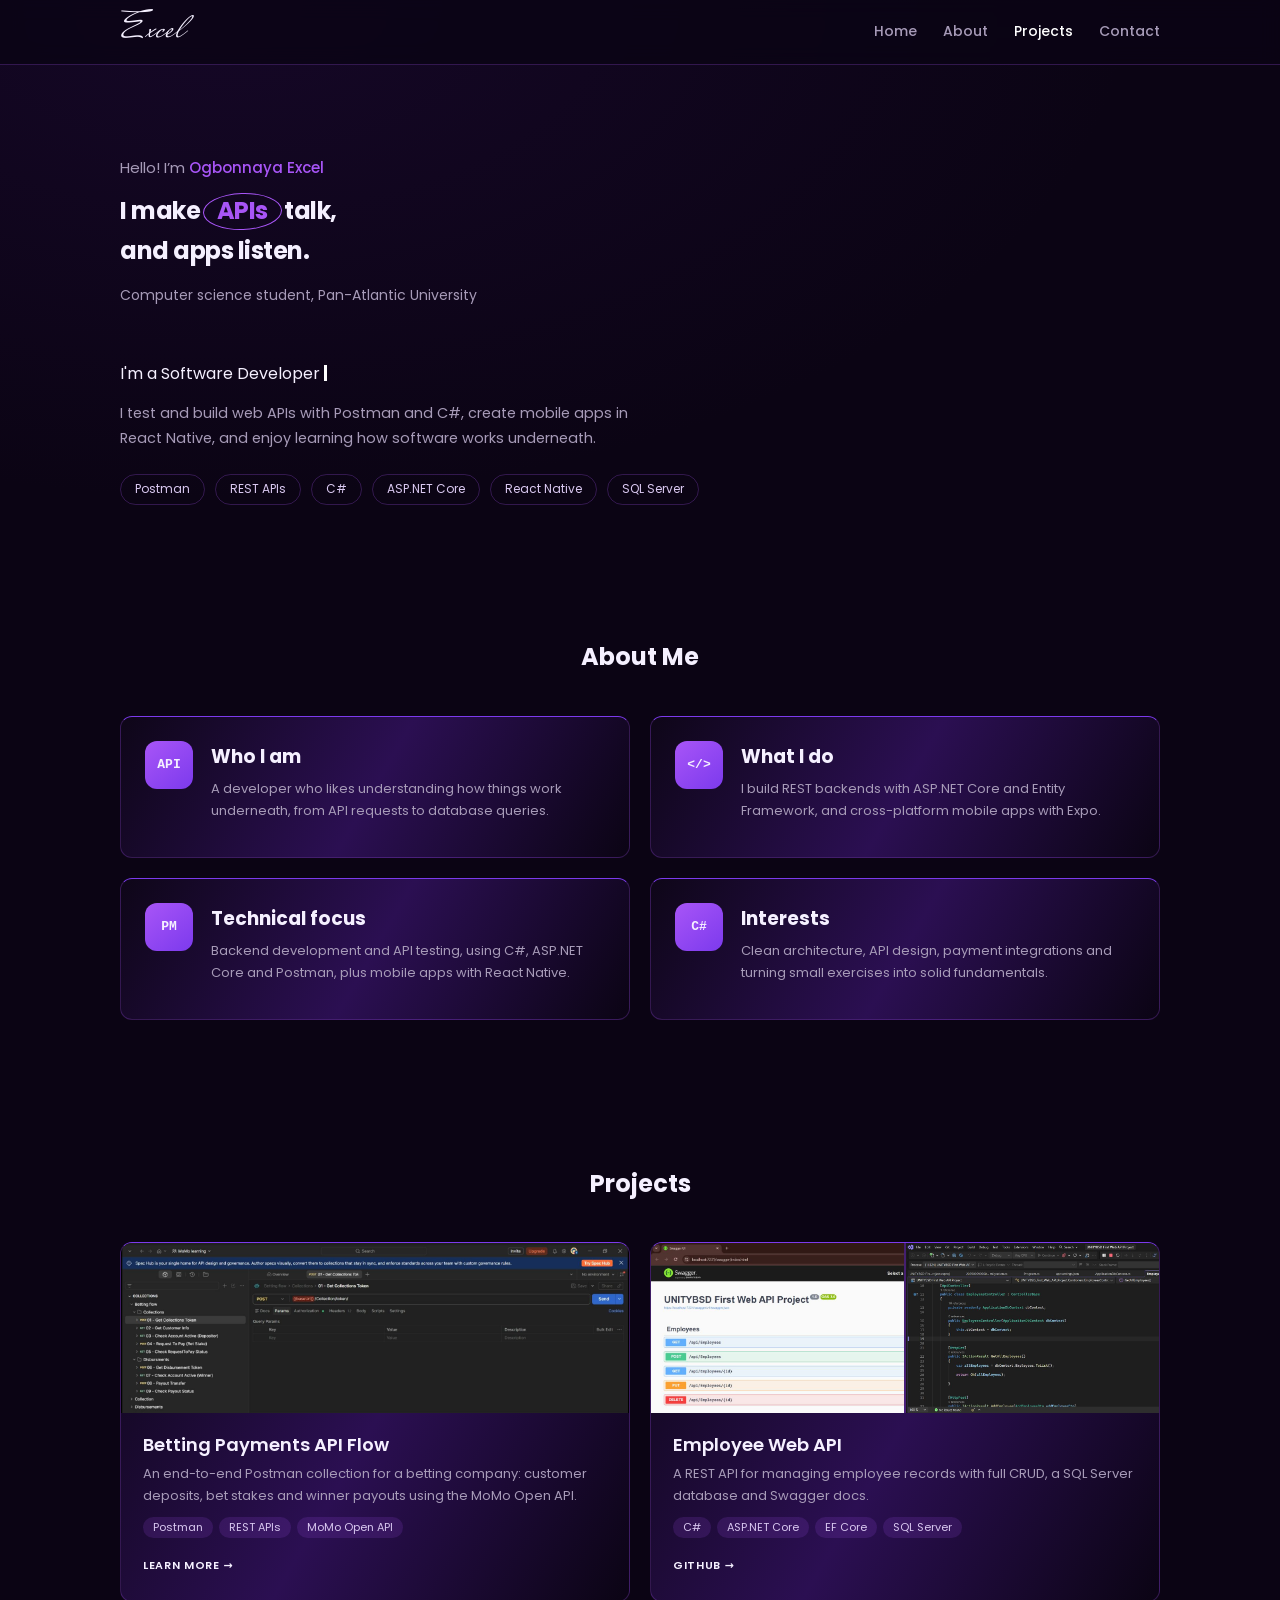
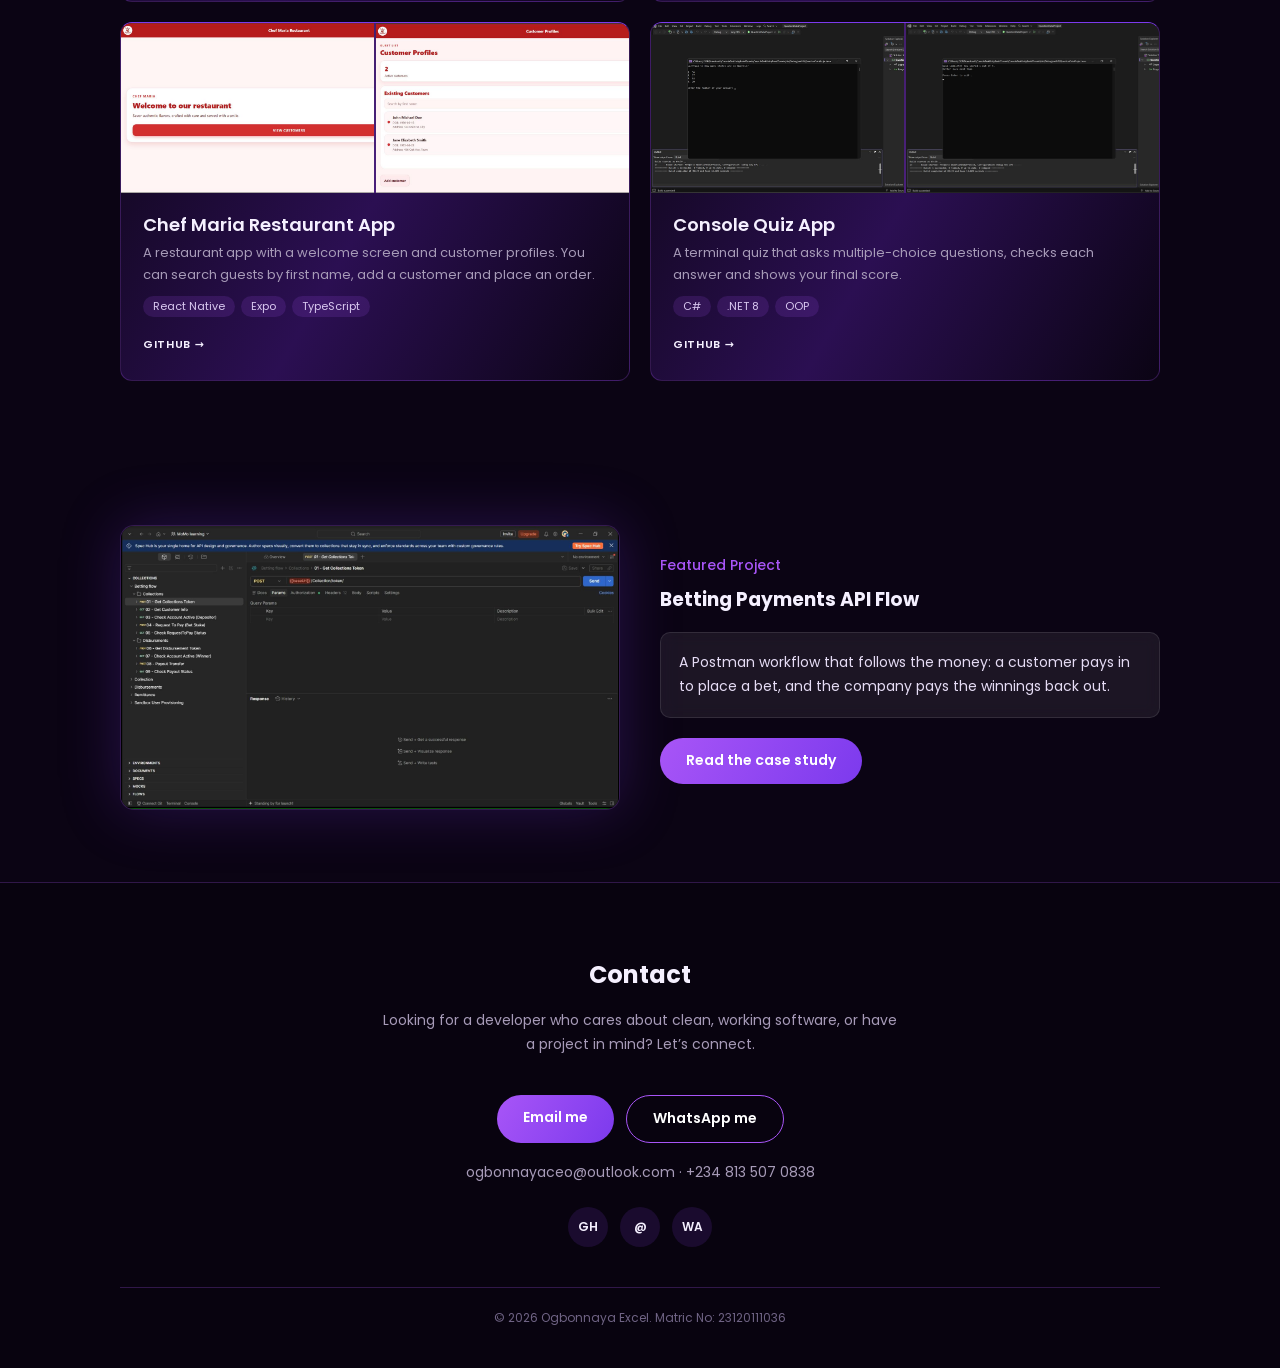
<file: index.html>
<!doctype html><html lang="en"><head><meta charset="utf-8"><meta name="viewport" content="width=device-width,initial-scale=1"><title>Ogbonnaya Excel | Developer Portfolio</title><meta name="description" content="Portfolio of Ogbonnaya Excel: web APIs, API testing and mobile apps."><link rel="stylesheet" href="https://fonts.googleapis.com/css2?family=Poppins:wght@400;500;600;700&family=Mrs+Saint+Delafield&display=swap"><link rel="stylesheet" href="style.css"></head><body>
<header><div class="wrap"><a class="logo" href="#top">Excel</a><nav aria-label="Main"><a href="#top">Home</a><a href="#about">About</a><a href="#projects">Projects</a><a href="#contact">Contact</a></nav></div></header>
<main id="top"><div class="wrap">
<section class="hero"><p class="hi">Hello! I&rsquo;m <b>Ogbonnaya Excel</b></p>
<h1>I make <span class="ring">APIs</span> talk,<br>and apps listen.</h1>
<p class="sub">Computer science student, Pan-Atlantic University</p>
<p class="type" id="type" aria-label="I'm a Software Developer">I'm a Software Developer</p>
<p class="bio">I test and build web APIs with Postman and C#, create mobile apps in React Native, and enjoy learning how software works underneath.</p>
<div class="chips"><span>Postman</span><span>REST APIs</span><span>C#</span><span>ASP.NET Core</span><span>React Native</span><span>SQL Server</span></div></section>

<section id="about"><h2 class="t">About Me</h2><div class="grid">
<article class="card"><div class="ico">API</div><div><h3>Who I am</h3><p>A developer who likes understanding how things work underneath, from API requests to database queries.</p></div></article>
<article class="card"><div class="ico">&lt;/&gt;</div><div><h3>What I do</h3><p>I build REST backends with ASP.NET Core and Entity Framework, and cross-platform mobile apps with Expo.</p></div></article>
<article class="card"><div class="ico">PM</div><div><h3>Technical focus</h3><p>Backend development and API testing, using C#, ASP.NET Core and Postman, plus mobile apps with React Native.</p></div></article>
<article class="card"><div class="ico">C#</div><div><h3>Interests</h3><p>Clean architecture, API design, payment integrations and turning small exercises into solid fundamentals.</p></div></article></div></section>

<section id="projects"><h2 class="t">Projects</h2><div class="grid">

<article class="card pcard">
  <div class="shots"><img src="assets/postman-flow.jpg" alt="Postman collection showing the Betting flow" loading="lazy"></div>
  <div class="pbody"><h3>Betting Payments API Flow</h3>
  <p>An end-to-end Postman collection for a betting company: customer deposits, bet stakes and winner payouts using the MoMo Open API.</p>
  <ul class="tags"><li>Postman</li><li>REST APIs</li><li>MoMo Open API</li></ul>
  <a class="more" href="project.html">Learn more &rarr;</a></div>
</article>

<article class="card pcard">
  <div class="shots">
    <img src="assets/api-swagger.jpg" alt="Swagger UI listing the Employees endpoints" loading="lazy">
    <img src="assets/api-code.jpg" alt="EmployeesController code in Visual Studio" loading="lazy">
  </div>
  <div class="pbody"><h3>Employee Web API</h3>
  <p>A REST API for managing employee records with full CRUD, a SQL Server database and Swagger docs.</p>
  <ul class="tags"><li>C#</li><li>ASP.NET Core</li><li>EF Core</li><li>SQL Server</li></ul>
  <a class="more" href="https://github.com/3xc3llence/UNITYBSD-First-Web-API-Project">GitHub &rarr;</a></div>
</article>

<article class="card pcard">
  <div class="shots">
    <img src="assets/restaurant-home.jpg" alt="Chef Maria Restaurant welcome screen" loading="lazy">
    <img src="assets/restaurant-customers.jpg" alt="Customer Profiles screen with search and add customer" loading="lazy">
  </div>
  <div class="pbody"><h3>Chef Maria Restaurant App</h3>
  <p>A restaurant app with a welcome screen and customer profiles. You can search guests by first name, add a customer and place an order.</p>
  <ul class="tags"><li>React Native</li><li>Expo</li><li>TypeScript</li></ul>
  <a class="more" href="https://github.com/3xc3llence/Resturant-App">GitHub &rarr;</a></div>
</article>

<article class="card pcard">
  <div class="shots">
    <img src="assets/quiz-question.jpg" alt="Console quiz showing a multiple-choice question" loading="lazy">
    <img src="assets/quiz-result.jpg" alt="Console quiz showing the final score" loading="lazy">
  </div>
  <div class="pbody"><h3>Console Quiz App</h3>
  <p>A terminal quiz that asks multiple-choice questions, checks each answer and shows your final score.</p>
  <ul class="tags"><li>C#</li><li>.NET 8</li><li>OOP</li></ul>
  <a class="more" href="https://github.com/3xc3llence/ConsoleTaskUnityBankIT">GitHub &rarr;</a></div>
</article>

</div></section>

<section><div class="feat"><a class="win" href="project.html" aria-label="Open the case study"><img src="assets/postman-flow.jpg" alt="Postman collection showing the Betting flow with Collections and Disbursements folders" style="width:100%;display:block"></a>
<div><span class="k">Featured Project</span><h3>Betting Payments API Flow</h3><div class="glass">A Postman workflow that follows the money: a customer pays in to place a bet, and the company pays the winnings back out.</div><a class="btn" href="project.html">Read the case study</a></div></div></section>
</div></main>
<footer class="contact" id="contact"><div class="wrap"><h2 class="t" style="margin-bottom:14px">Contact</h2><p class="s">Looking for a developer who cares about clean, working software, or have a project in mind? Let&rsquo;s connect.</p><div style="display:flex;gap:12px;justify-content:center;flex-wrap:wrap"><a class="btn" href="mailto:ogbonnayaceo@outlook.com">Email me</a><a class="btn o" href="https://wa.me/2348135070838">WhatsApp me</a></div><p class="s" style="margin-top:18px">ogbonnayaceo@outlook.com &middot; +234 813 507 0838</p><div class="soc"><a href="https://github.com/3xc3llence" aria-label="GitHub">GH</a><a href="mailto:ogbonnayaceo@outlook.com" aria-label="Email">@</a><a href="https://wa.me/2348135070838" aria-label="WhatsApp">WA</a></div><p class="copy">&copy; 2026 Ogbonnaya Excel. Matric No: 23120111036</p></div></footer>
<script src="script.js"></script></body></html>
</file>
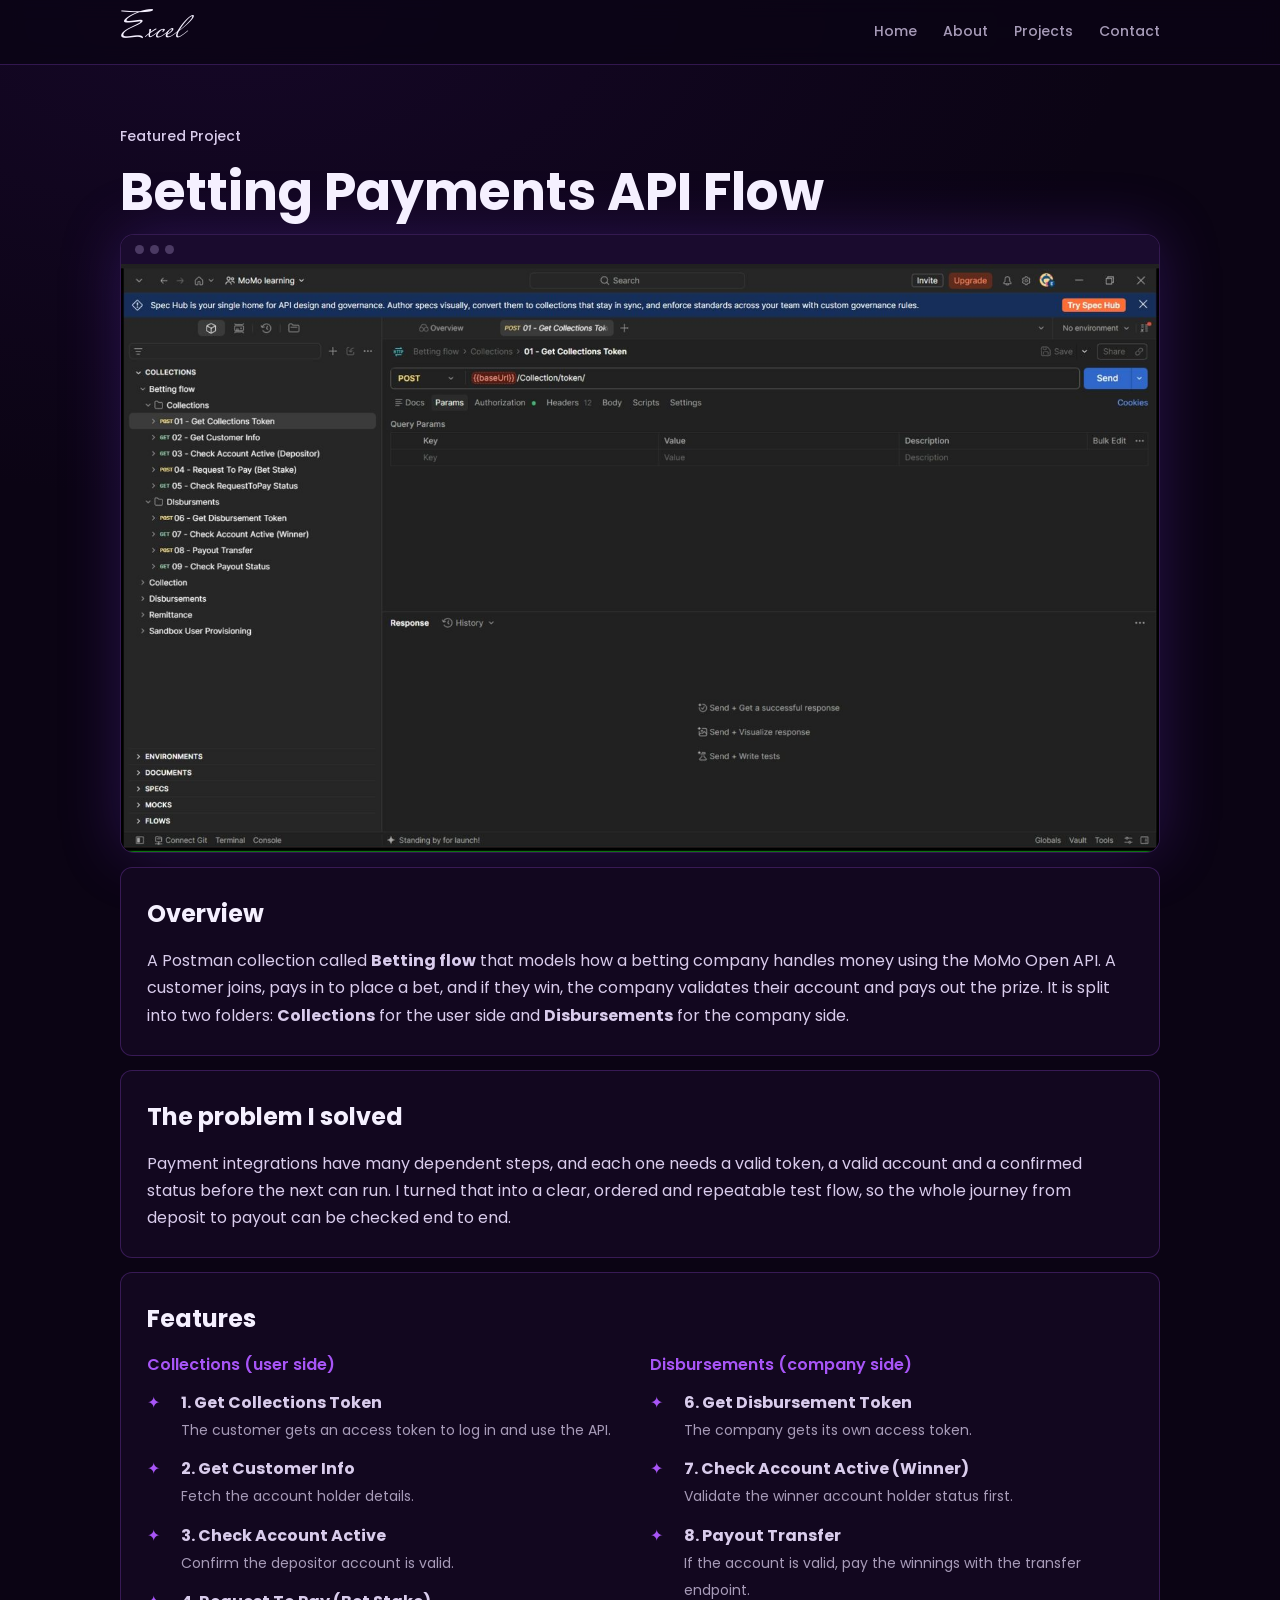
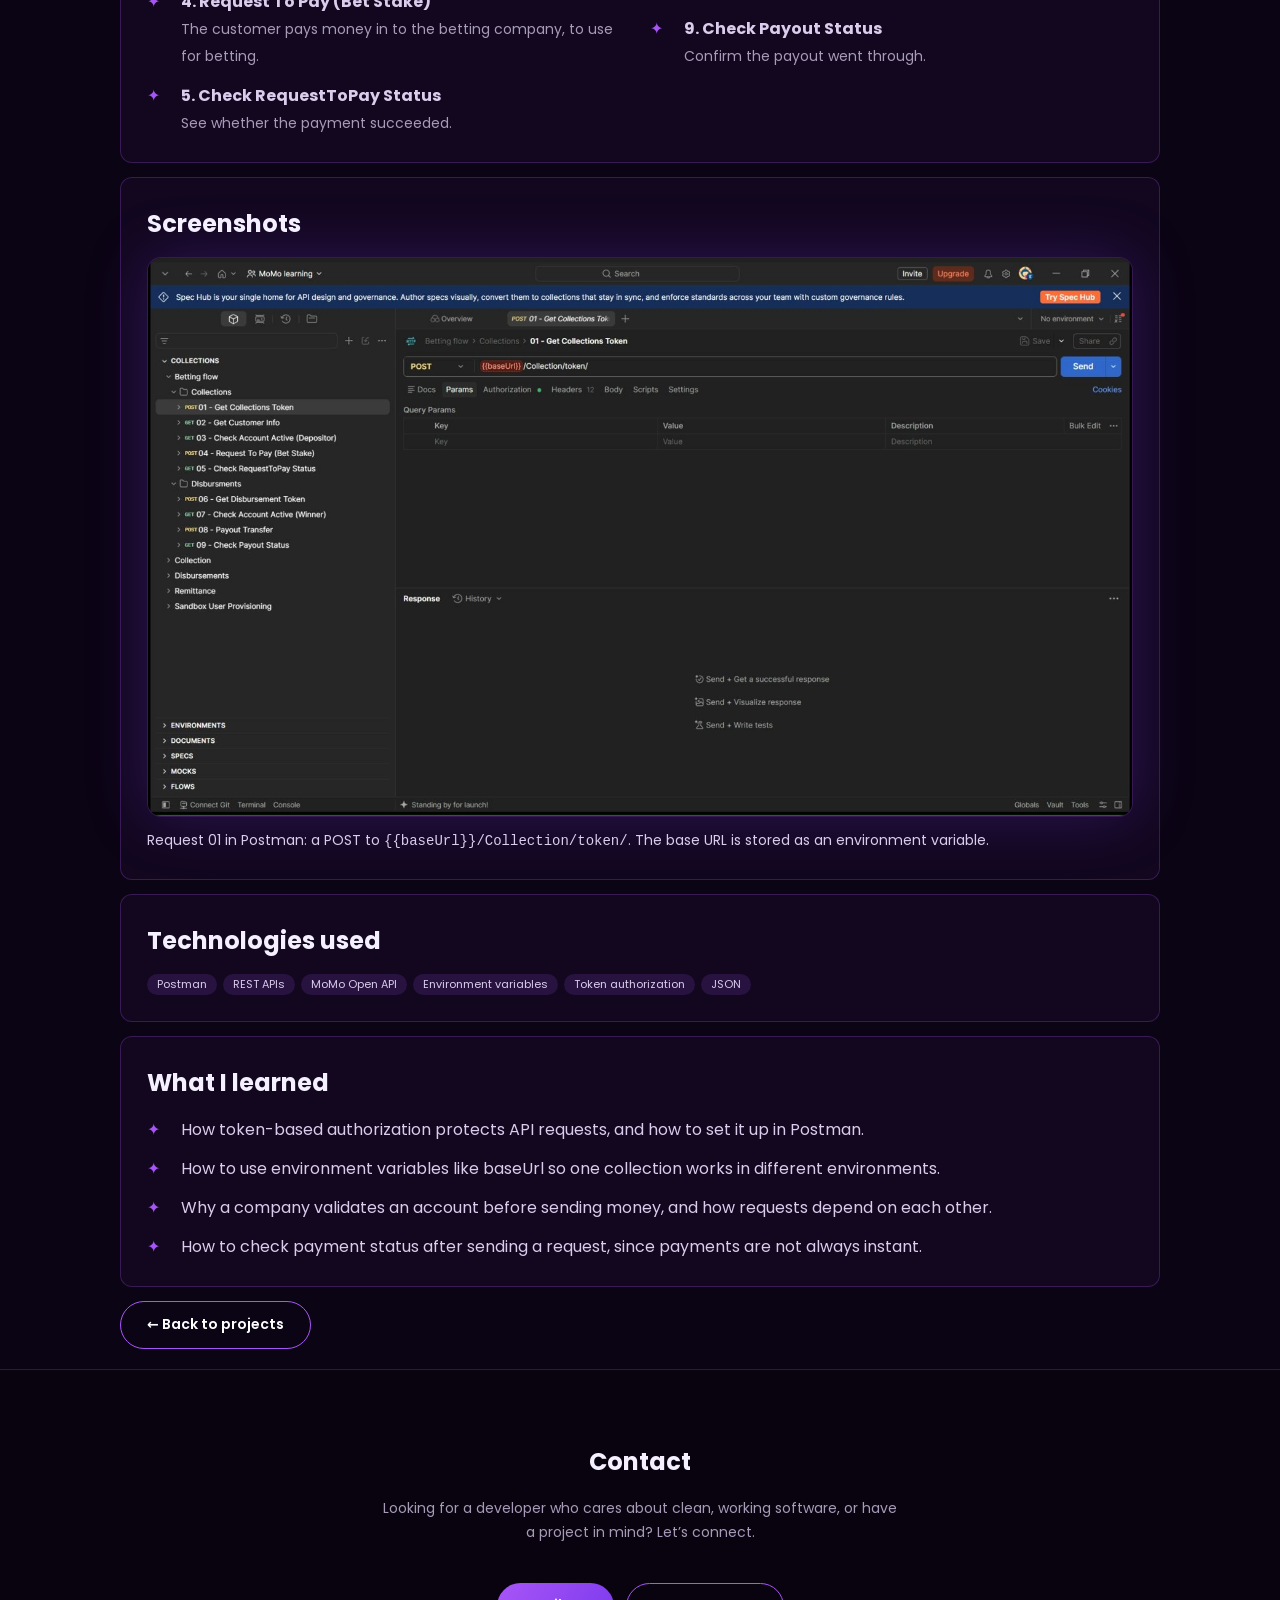
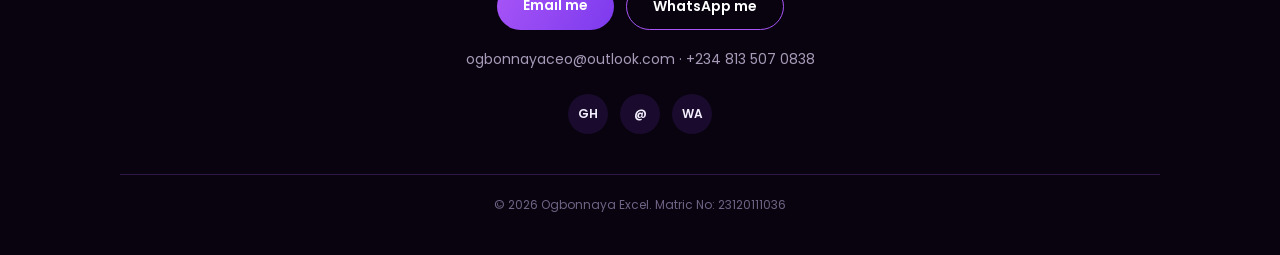
<file: project.html>
<!doctype html><html lang="en"><head><title>Betting Payments API Flow | Case study</title><meta charset="utf-8"><meta name="viewport" content="width=device-width,initial-scale=1"><link rel="stylesheet" href="https://fonts.googleapis.com/css2?family=Poppins:wght@400;500;600;700&family=Mrs+Saint+Delafield&display=swap"><link rel="stylesheet" href="style.css"></head><body>
<header><div class="wrap"><a class="logo" href="index.html">Excel</a><nav aria-label="Main"><a href="index.html">Home</a><a href="index.html#about">About</a><a href="index.html#projects">Projects</a><a href="#contact">Contact</a></nav></div></header>
<main><div class="wrap page stack">
<p class="k">Featured Project</p><h1 style="font:700 clamp(32px,5vw,52px)/1.1 var(--f)">Betting Payments API Flow</h1>
<div class="win"><div class="bar"><i></i><i></i><i></i></div><img src="assets/postman-flow.jpg" alt="Postman collection: Betting flow with Collections and Disbursements folders" style="width:100%;display:block"></div>
<div class="panel"><h2>Overview</h2><p>A Postman collection called <b>Betting flow</b> that models how a betting company handles money using the MoMo Open API. A customer joins, pays in to place a bet, and if they win, the company validates their account and pays out the prize. It is split into two folders: <b>Collections</b> for the user side and <b>Disbursements</b> for the company side.</p></div>
<div class="panel"><h2>The problem I solved</h2><p>Payment integrations have many dependent steps, and each one needs a valid token, a valid account and a confirmed status before the next can run. I turned that into a clear, ordered and repeatable test flow, so the whole journey from deposit to payout can be checked end to end.</p></div>
<div class="panel"><h2>Features</h2><div class="two"><div><h3 style="font:600 16px var(--f);color:var(--p)">Collections (user side)</h3><ol class="list" style="margin-top:12px"><li><b>1. Get Collections Token</b><br><span class="sub">The customer gets an access token to log in and use the API.</span></li><li><b>2. Get Customer Info</b><br><span class="sub">Fetch the account holder details.</span></li><li><b>3. Check Account Active</b><br><span class="sub">Confirm the depositor account is valid.</span></li><li><b>4. Request To Pay (Bet Stake)</b><br><span class="sub">The customer pays money in to the betting company, to use for betting.</span></li><li><b>5. Check RequestToPay Status</b><br><span class="sub">See whether the payment succeeded.</span></li></ol></div>
<div><h3 style="font:600 16px var(--f);color:var(--p)">Disbursements (company side)</h3><ol class="list" style="margin-top:12px"><li><b>6. Get Disbursement Token</b><br><span class="sub">The company gets its own access token.</span></li><li><b>7. Check Account Active (Winner)</b><br><span class="sub">Validate the winner account holder status first.</span></li><li><b>8. Payout Transfer</b><br><span class="sub">If the account is valid, pay the winnings with the transfer endpoint.</span></li><li><b>9. Check Payout Status</b><br><span class="sub">Confirm the payout went through.</span></li></ol></div></div></div>
<div class="panel"><h2>Screenshots</h2><div class="win"><img src="assets/postman-flow.jpg" alt="Postman request 01 Get Collections Token, a POST to baseUrl/Collection/token" style="width:100%;display:block"></div><p class="sub" style="margin-top:12px">Request 01 in Postman: a POST to <code>{{baseUrl}}/Collection/token/</code>. The base URL is stored as an environment variable.</p></div>
<div class="panel"><h2>Technologies used</h2><ul class="tags" style="margin:0"><li>Postman</li><li>REST APIs</li><li>MoMo Open API</li><li>Environment variables</li><li>Token authorization</li><li>JSON</li></ul></div>
<div class="panel"><h2>What I learned</h2><ul class="list"><li>How token-based authorization protects API requests, and how to set it up in Postman.</li><li>How to use environment variables like baseUrl so one collection works in different environments.</li><li>Why a company validates an account before sending money, and how requests depend on each other.</li><li>How to check payment status after sending a request, since payments are not always instant.</li></ul></div>
<a class="btn o" href="index.html#projects" style="align-self:start">&larr; Back to projects</a>
</div></main>
<footer class="contact" id="contact"><div class="wrap"><h2 class="t" style="margin-bottom:14px">Contact</h2><p class="s">Looking for a developer who cares about clean, working software, or have a project in mind? Let&rsquo;s connect.</p><div style="display:flex;gap:12px;justify-content:center;flex-wrap:wrap"><a class="btn" href="mailto:ogbonnayaceo@outlook.com">Email me</a><a class="btn o" href="https://wa.me/2348135070838">WhatsApp me</a></div><p class="s" style="margin-top:18px">ogbonnayaceo@outlook.com &middot; +234 813 507 0838</p><div class="soc"><a href="https://github.com/3xc3llence" aria-label="GitHub">GH</a><a href="mailto:ogbonnayaceo@outlook.com" aria-label="Email">@</a><a href="https://wa.me/2348135070838" aria-label="WhatsApp">WA</a></div><p class="copy">&copy; 2026 Ogbonnaya Excel. Matric No: 23120111036</p></div></footer>
<script src="script.js"></script></body></html>
</file>
<file: style.css>
:root{--bg:#0b0414;--bg2:#12071f;--p:#a855f7;--p2:#7c3aed;--txt:#f5f0ff;--mute:#a79bb8;--line:rgba(168,85,247,.25);--f:"Poppins",system-ui,sans-serif;--sig:"Mrs Saint Delafield","Brush Script MT",cursive;--mono:ui-monospace,Menlo,Consolas,monospace}
*{box-sizing:border-box;margin:0}
html{scroll-behavior:smooth;scroll-padding-top:72px}
body{font:400 16px/1.7 var(--f);color:var(--txt);background:radial-gradient(900px 500px at 18% 0,#2a0e4d55,transparent),var(--bg);min-height:100vh}
a{color:inherit}
.wrap{width:min(1040px,100% - 40px);margin:auto}
header{position:sticky;top:0;z-index:10;background:rgba(11,4,20,.8);backdrop-filter:blur(10px);border-bottom:1px solid var(--line)}
header .wrap{display:flex;align-items:center;justify-content:space-between;height:64px}
.logo{font:400 38px/1 var(--sig);text-decoration:none}
nav{display:flex;gap:26px}
nav a{font-size:14px;font-weight:500;text-decoration:none;color:var(--mute)}
nav a:hover,nav a.on{color:#fff}
.hero{padding:90px 0 60px}
.hi{color:var(--mute);font-size:15px}.hi b{color:var(--p);font-weight:500}
.hero h1{font:700 clamp(38px,7vw,72px)/1.08;margin:10px 0 12px;letter-spacing:-.02em}
.ring{color:var(--p);position:relative;display:inline-block;padding:0 12px}
.ring::after{content:"";position:absolute;inset:2px -2px;border:1.5px solid var(--p);border-radius:50%;transform:rotate(-2deg)}
.sub{color:var(--mute);font-size:14px}
.type{font:700 clamp(26px,4.5vw,42px)/1.2;margin-top:52px}
.type::after{content:"";display:inline-block;width:3px;height:1em;background:#fff;margin-left:4px;vertical-align:-.12em;animation:bl 1s steps(1) infinite}
@keyframes bl{50%{opacity:0}}
.bio{max-width:520px;color:var(--mute);font-size:14.5px;margin-top:14px}
.chips{display:flex;gap:10px;flex-wrap:wrap;margin-top:24px}
.chips span{font-size:12px;border:1px solid var(--line);border-radius:99px;padding:4px 14px;color:#d9c8f0}
section{padding:72px 0}
h2.t{font:700 clamp(28px,4vw,38px);text-align:center;margin-bottom:38px}
.grid{display:grid;grid-template-columns:repeat(2,1fr);gap:20px}
.card{border:1px solid var(--line);border-top-color:var(--p2);border-radius:12px;padding:24px;background:linear-gradient(120deg,#0e0618,#2b0f52 50%,#0b0414);display:flex;gap:18px;transition:transform .2s,border-color .2s}
.card:hover{transform:translateY(-4px);border-color:var(--p)}
.ico{flex:none;width:48px;height:48px;border-radius:12px;background:linear-gradient(140deg,var(--p),var(--p2));display:grid;place-items:center;font:700 13px var(--mono)}
.card h3{font:600 17px/1.3}
.card p{color:var(--mute);font-size:13px;margin:6px 0 10px}
.tags{display:flex;flex-wrap:wrap;gap:6px;list-style:none;padding:0;margin-bottom:12px}
.tags li{font-size:11px;background:rgba(168,85,247,.15);border-radius:99px;padding:1px 10px;color:#d9c8f0}
.more{font:600 11px var(--f);letter-spacing:.06em;text-transform:uppercase;text-decoration:none;margin-right:16px}
.more:hover{color:var(--p)}
.feat{display:grid;grid-template-columns:1fr 1fr;gap:40px;align-items:center}
.win{background:#0d0618;border:1px solid var(--line);border-radius:14px;box-shadow:0 0 60px #7c3aed40;overflow:hidden}
.win .bar{display:flex;gap:6px;padding:10px 14px;background:#1a0b2e}
.win .bar i{width:9px;height:9px;border-radius:50%;background:#4b3a63}
.win pre{padding:16px;font:12px/1.7 var(--mono);color:#d9c8f0;overflow-x:auto}
.win pre em{color:var(--p);font-style:normal}
.k{color:var(--p);font-weight:500;font-size:14px}
.feat h3{font:700 clamp(24px,3vw,32px)/1.2;margin:6px 0 16px}
.glass{background:rgba(255,255,255,.07);border:1px solid rgba(255,255,255,.1);border-radius:10px;padding:18px;color:#e6dcf5;font-size:14px;backdrop-filter:blur(8px)}
.btn{display:inline-block;margin-top:20px;background:linear-gradient(120deg,var(--p),var(--p2));color:#fff;font-weight:600;font-size:14px;padding:11px 26px;border-radius:99px;text-decoration:none;transition:transform .2s,box-shadow .2s}
.btn:hover{transform:translateY(-2px);box-shadow:0 8px 28px #7c3aed70}
.btn.o{background:none;border:1px solid var(--p)}
.contact{text-align:center;border-top:1px solid var(--line);padding:72px 0 40px;background:#08030f}
.contact p.s{max-width:520px;margin:0 auto 18px;color:var(--mute);font-size:14px}
.soc{display:flex;gap:12px;justify-content:center;margin:22px 0 40px}
.soc a{width:40px;height:40px;border-radius:50%;background:#1a0b2e;display:grid;place-items:center;font:600 12px var(--f);text-decoration:none}
.soc a:hover{background:var(--p2)}
.copy{color:#6f6384;font-size:12px;border-top:1px solid var(--line);padding-top:20px}
.page{padding:60px 0 20px}.page p,.page li{color:#d9ccec}
.stack>*+*{margin-top:14px}
.panel{border:1px solid var(--line);border-radius:12px;padding:26px;background:var(--bg2)}
.panel h2{font:600 22px;margin-bottom:12px}
.list{list-style:none;padding:0;display:grid;gap:12px}
.list li{padding-left:34px;position:relative}
.list li::before{content:"✦";position:absolute;left:0;color:var(--p)}
.two{display:grid;grid-template-columns:1fr 1fr;gap:20px}
table{width:100%;border-collapse:collapse;font-size:13px}
td,th{text-align:left;padding:8px;border-bottom:1px solid var(--line)}
.scroll{overflow-x:auto}
.m{font:600 11px var(--mono);background:var(--p2);padding:2px 8px;border-radius:4px}
@media(max-width:760px){.grid,.feat,.two{grid-template-columns:1fr}.hero{padding-top:56px}nav{gap:16px}.card{flex-direction:column}.feat{gap:24px}}
@media(prefers-reduced-motion:reduce){*{animation:none!important;transition:none!important}}
.grid>.card:last-child:nth-child(odd){grid-column:1/-1}
.pcard{flex-direction:column;padding:0;overflow:hidden;gap:0}
.pcard .pbody{padding:20px 22px 24px}
.pcard h3{font:600 18px/1.3 var(--f)}
.shots{display:grid;grid-template-columns:1fr 1fr;gap:2px;background:var(--line)}
.shots img{width:100%;height:170px;object-fit:cover;object-position:top left;display:block}
.shots img:only-child,.shots .term:only-child{grid-column:1/-1}
.term{height:170px;display:grid;align-items:center;padding:0 24px;background:#0d0618;font:13px/1.7 var(--mono);color:#d9c8f0;white-space:pre;overflow:hidden}
.term em{color:var(--p);font-style:normal}
@media(max-width:760px){.shots img,.term{height:140px}}
</file>
